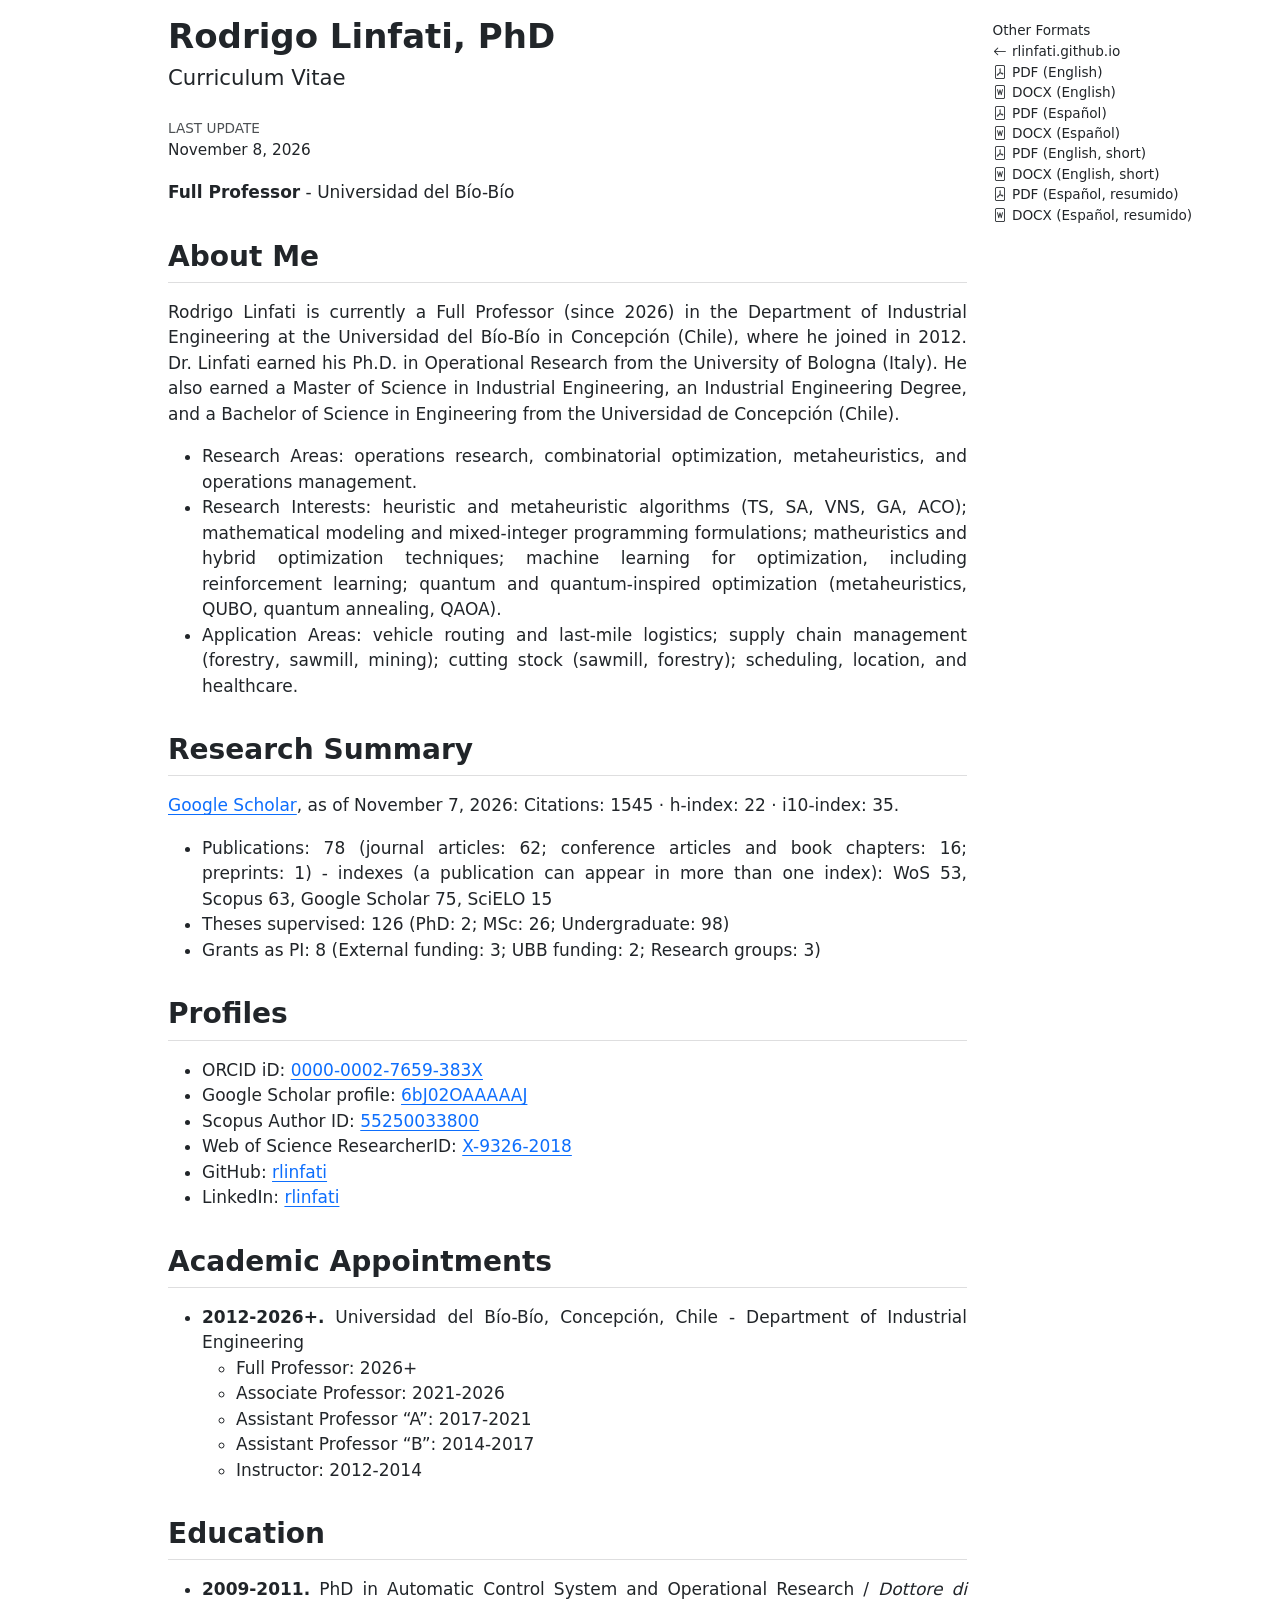
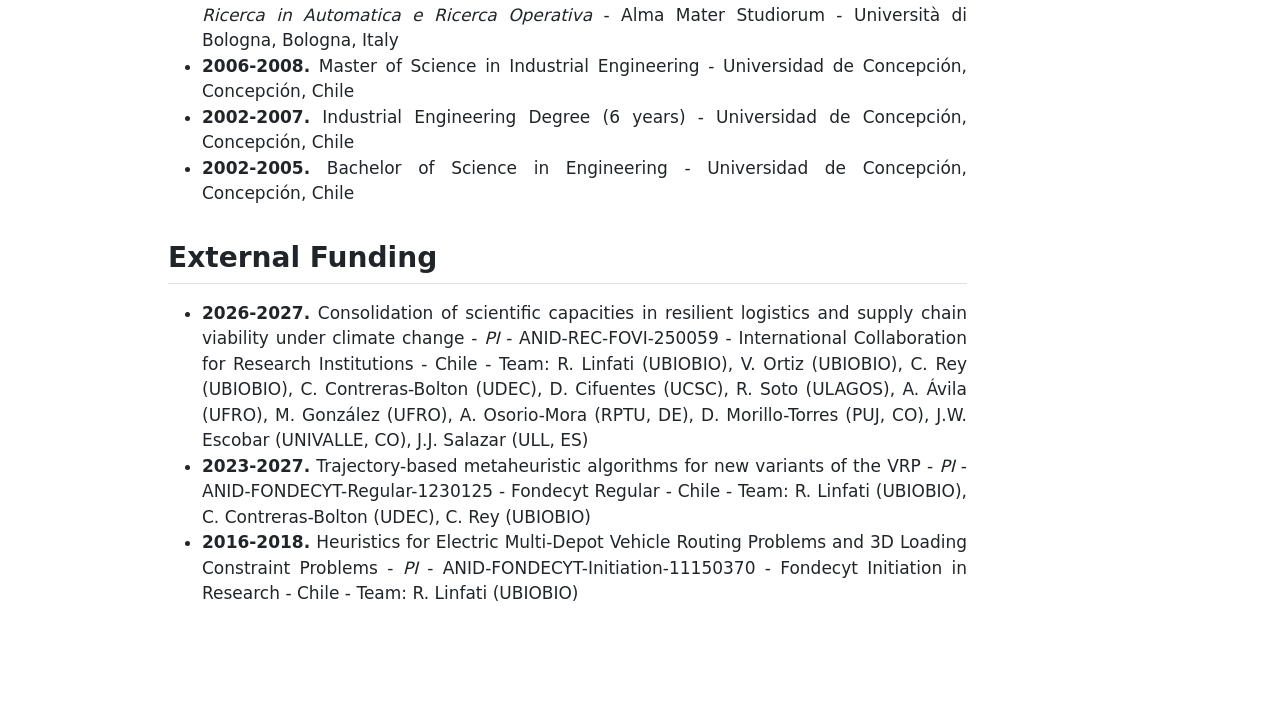
<file: index.html>
<!DOCTYPE html>
<html xmlns="http://www.w3.org/1999/xhtml" lang="en" xml:lang="en"><head>

<meta charset="utf-8">
<meta name="generator" content="quarto-1.11.9">

<meta name="viewport" content="width=device-width, initial-scale=1.0, user-scalable=yes">

<meta name="dcterms.date" content="2026-11-08">

<title>Rodrigo Linfati, PhD - Curriculum Vitae</title>
<style>
/* Default styles provided by pandoc.
** See https://pandoc.org/MANUAL.html#variables-for-html for config info.
*/
span.smallcaps{font-variant: small-caps;}
div.columns{display: flex; gap: 1.5em;}
div.column{flex: auto;}
@media screen {
div.columns{gap: min(4vw, 1.5em);}
div.column{overflow-x: auto;}
}
div.hanging-indent{margin-left: 1.5em; text-indent: -1.5em;}
ul.task-list{list-style: none;}
ul.task-list li input[type="checkbox"] {
  width: 0.8em;
  margin: 0 0.8em 0.2em -1em; /* quarto-specific, see https://github.com/quarto-dev/quarto-cli/issues/4556 */ 
  vertical-align: middle;
}
</style>


<script src="index_files/libs/clipboard/clipboard.min.js"></script>
<script src="index_files/libs/quarto-html/quarto.js" type="module"></script>
<script src="index_files/libs/quarto-html/tabsets/tabsets.js" type="module"></script>
<script src="index_files/libs/quarto-html/scrollable-regions/scrollable-regions.js" type="module"></script>
<script src="index_files/libs/quarto-html/popper.min.js"></script>
<script src="index_files/libs/quarto-html/tippy.umd.min.js"></script>
<script src="index_files/libs/quarto-html/anchor.min.js"></script>
<link href="index_files/libs/quarto-html/tippy.css" rel="stylesheet">
<link href="index_files/libs/quarto-html/quarto-syntax-highlighting-63b5708e65d6cd79cd7618c58d0c21e7.css" rel="stylesheet" id="quarto-text-highlighting-styles">
<script src="index_files/libs/bootstrap/bootstrap.min.js"></script>
<link href="index_files/libs/bootstrap/bootstrap-icons.css" rel="stylesheet">
<link href="index_files/libs/bootstrap/bootstrap-3714845666ec76c114027df8041ab5f5.min.css" rel="stylesheet" append-hash="true" id="quarto-bootstrap" data-mode="light">
<style>p, li { text-align: justify; }</style>


</head>

<body class="quarto-light"><a id="quarto-skip-link" class="visually-hidden-focusable" href="#quarto-document-content">Skip to main content</a>

<div id="quarto-content" class="page-columns page-rows-contents page-layout-article">
<div id="quarto-margin-sidebar" class="sidebar margin-sidebar">
<div class="quarto-other-links"><h2>Other Formats</h2><ul><li><a href="/"><i class="bi bi-arrow-left"></i>rlinfati.github.io</a></li><li><a href="CV-Linfati-en.pdf"><i class="bi bi-file-pdf"></i>PDF (English)</a></li><li><a href="CV-Linfati-en.docx"><i class="bi bi-file-word"></i>DOCX (English)</a></li><li><a href="CV-Linfati-es.pdf"><i class="bi bi-file-pdf"></i>PDF (Español)</a></li><li><a href="CV-Linfati-es.docx"><i class="bi bi-file-word"></i>DOCX (Español)</a></li><li><a href="CV-Linfati-short-en.pdf"><i class="bi bi-file-pdf"></i>PDF (English, short)</a></li><li><a href="CV-Linfati-short-en.docx"><i class="bi bi-file-word"></i>DOCX (English, short)</a></li><li><a href="CV-Linfati-short-es.pdf"><i class="bi bi-file-pdf"></i>PDF (Español, resumido)</a></li><li><a href="CV-Linfati-short-es.docx"><i class="bi bi-file-word"></i>DOCX (Español, resumido)</a></li></ul></div></div>
<main class="content" id="quarto-document-content" tabindex="-1">

<header id="title-block-header" class="quarto-title-block default">
<div class="quarto-title">
<h1 class="title">Rodrigo Linfati, PhD</h1>
<p class="subtitle lead">Curriculum Vitae</p>
</div>



<div class="quarto-title-meta">

    
    <div>
    <div class="quarto-title-meta-heading">Last update</div>
    <div class="quarto-title-meta-contents">
      <p class="date">November 8, 2026</p>
    </div>
  </div>
  
    
  </div>
  


</header>


<p><strong>Full Professor</strong> - Universidad del Bío-Bío</p>
<section class="level2">
<h2 class="anchored" data-anchor-id="">About Me</h2>
<p>Rodrigo Linfati is currently a Full Professor (since 2026) in the Department of Industrial Engineering at the Universidad del Bío-Bío in Concepción (Chile), where he joined in 2012. Dr.&nbsp;Linfati earned his Ph.D.&nbsp;in Operational Research from the University of Bologna (Italy). He also earned a Master of Science in Industrial Engineering, an Industrial Engineering Degree, and a Bachelor of Science in Engineering from the Universidad de Concepción (Chile).</p>
<ul>
<li>Research Areas: operations research, combinatorial optimization, metaheuristics, and operations management.</li>
<li>Research Interests: heuristic and metaheuristic algorithms (TS, SA, VNS, GA, ACO); mathematical modeling and mixed-integer programming formulations; matheuristics and hybrid optimization techniques; machine learning for optimization, including reinforcement learning; quantum and quantum-inspired optimization (metaheuristics, QUBO, quantum annealing, QAOA).</li>
<li>Application Areas: vehicle routing and last-mile logistics; supply chain management (forestry, sawmill, mining); cutting stock (sawmill, forestry); scheduling, location, and healthcare.</li>
</ul>
</section>
<section class="level2">
<h2 class="anchored" data-anchor-id="">Research Summary</h2>
<p><a href="https://scholar.google.cl/citations?user=6bJ02OAAAAAJ">Google Scholar</a>, as of November 7, 2026: Citations: 1545 · h-index: 22 · i10-index: 35.</p>
<ul>
<li>Publications: 78 (journal articles: 62; conference articles and book chapters: 16; preprints: 1) - indexes (a publication can appear in more than one index): WoS 53, Scopus 63, Google Scholar 75, SciELO 15</li>
<li>Theses supervised: 126 (PhD: 2; MSc: 26; Undergraduate: 98)</li>
<li>Grants as PI: 8 (External funding: 3; UBB funding: 2; Research groups: 3)</li>
</ul>
</section>
<section id="profiles" class="level2">
<h2 class="anchored" data-anchor-id="profiles">Profiles</h2>
<ul>
<li>ORCID iD: <a href="https://orcid.org/0000-0002-7659-383X">0000-0002-7659-383X</a></li>
<li>Google Scholar profile: <a href="https://scholar.google.cl/citations?user=6bJ02OAAAAAJ">6bJ02OAAAAAJ</a></li>
<li>Scopus Author ID: <a href="https://www.scopus.com/authid/detail.uri?authorId=55250033800">55250033800</a></li>
<li>Web of Science ResearcherID: <a href="https://www.webofscience.com/wos/author/rid/X-9326-2018">X-9326-2018</a></li>
<li>GitHub: <a href="https://github.com/rlinfati/">rlinfati</a></li>
<li>LinkedIn: <a href="https://www.linkedin.com/in/rlinfati/">rlinfati</a></li>
</ul>
</section>
<section id="academic-appointments" class="level2">
<h2 class="anchored" data-anchor-id="academic-appointments">Academic Appointments</h2>
<ul>
<li><strong>2012-2026+.</strong> Universidad del Bío-Bío, Concepción, Chile - Department of Industrial Engineering
<ul>
<li>Full Professor: 2026+</li>
<li>Associate Professor: 2021-2026</li>
<li>Assistant Professor “A”: 2017-2021</li>
<li>Assistant Professor “B”: 2014-2017</li>
<li>Instructor: 2012-2014</li>
</ul></li>
</ul>
</section>
<section id="education" class="level2">
<h2 class="anchored" data-anchor-id="education">Education</h2>
<ul>
<li><strong>2009-2011.</strong> PhD in Automatic Control System and Operational Research / <em>Dottore di Ricerca in Automatica e Ricerca Operativa</em> - Alma Mater Studiorum - Università di Bologna, Bologna, Italy</li>
<li><strong>2006-2008.</strong> Master of Science in Industrial Engineering - Universidad de Concepción, Concepción, Chile</li>
<li><strong>2002-2007.</strong> Industrial Engineering Degree (6 years) - Universidad de Concepción, Concepción, Chile</li>
<li><strong>2002-2005.</strong> Bachelor of Science in Engineering - Universidad de Concepción, Concepción, Chile</li>
</ul>
</section>
<section id="external-funding" class="level2">
<h2 class="anchored" data-anchor-id="external-funding">External Funding</h2>
<ul>
<li><strong>2026-2027.</strong> Consolidation of scientific capacities in resilient logistics and supply chain viability under climate change - <em>PI</em> - ANID-REC-FOVI-250059 - International Collaboration for Research Institutions - Chile - Team: R. Linfati (UBIOBIO), V. Ortiz (UBIOBIO), C. Rey (UBIOBIO), C. Contreras-Bolton (UDEC), D. Cifuentes (UCSC), R. Soto (ULAGOS), A. Ávila (UFRO), M. González (UFRO), A. Osorio-Mora (RPTU, DE), D. Morillo-Torres (PUJ, CO), J.W. Escobar (UNIVALLE, CO), J.J. Salazar (ULL, ES)</li>
<li><strong>2023-2027.</strong> Trajectory-based metaheuristic algorithms for new variants of the VRP - <em>PI</em> - ANID-FONDECYT-Regular-1230125 - Fondecyt Regular - Chile - Team: R. Linfati (UBIOBIO), C. Contreras-Bolton (UDEC), C. Rey (UBIOBIO)</li>
<li><strong>2016-2018.</strong> Heuristics for Electric Multi-Depot Vehicle Routing Problems and 3D Loading Constraint Problems - <em>PI</em> - ANID-FONDECYT-Initiation-11150370 - Fondecyt Initiation in Research - Chile - Team: R. Linfati (UBIOBIO)</li>
</ul>
</section>

</main>
<!-- /main column -->
<script id="quarto-html-after-body" type="application/javascript">
  window.document.addEventListener("DOMContentLoaded", function (event) {
    const icon = "";
    const anchorJS = new window.AnchorJS();
    anchorJS.options = {
      placement: 'right',
      icon: icon
    };
    anchorJS.add('.anchored');
    const isCodeAnnotation = (el) => {
      for (const clz of el.classList) {
        if (clz.startsWith('code-annotation-')) {                     
          return true;
        }
      }
      return false;
    }
    const onCopySuccess = function(e) {
      // button target
      const button = e.trigger;
      // don't keep focus
      button.blur();
      // flash "checked"
      button.classList.add('code-copy-button-checked');
      var currentTitle = button.getAttribute("title");
      button.setAttribute("title", "Copied!");
      let tooltip;
      if (window.bootstrap) {
        button.setAttribute("data-bs-toggle", "tooltip");
        button.setAttribute("data-bs-placement", "left");
        button.setAttribute("data-bs-title", "Copied!");
        tooltip = new bootstrap.Tooltip(button, 
          { trigger: "manual", 
            customClass: "code-copy-button-tooltip",
            offset: [0, -8]});
        tooltip.show();    
      }
      setTimeout(function() {
        if (tooltip) {
          tooltip.hide();
          button.removeAttribute("data-bs-title");
          button.removeAttribute("data-bs-toggle");
          button.removeAttribute("data-bs-placement");
        }
        button.setAttribute("title", currentTitle);
        button.classList.remove('code-copy-button-checked');
      }, 1000);
      // clear code selection
      e.clearSelection();
    }
    const getTextToCopy = function(trigger) {
      const outerScaffold = trigger.parentElement.cloneNode(true);
      const codeEl = outerScaffold.querySelector('code');
      for (const childEl of codeEl.children) {
        if (isCodeAnnotation(childEl)) {
          childEl.remove();
        }
      }
      return codeEl.innerText;
    }
    const clipboard = new window.ClipboardJS('.code-copy-button:not([data-in-quarto-modal])', {
      text: getTextToCopy
    });
    clipboard.on('success', onCopySuccess);
    if (window.document.getElementById('quarto-embedded-source-code-modal')) {
      const clipboardModal = new window.ClipboardJS('.code-copy-button[data-in-quarto-modal]', {
        text: getTextToCopy,
        container: window.document.getElementById('quarto-embedded-source-code-modal')
      });
      clipboardModal.on('success', onCopySuccess);
    }
      var localhostRegex = new RegExp(/^(?:http|https):\/\/localhost\:?[0-9]*\//);
      var mailtoRegex = new RegExp(/^mailto:/);
        var filterRegex = new RegExp('/' + window.location.host + '/');
      var isInternal = (href) => {
          return filterRegex.test(href) || localhostRegex.test(href) || mailtoRegex.test(href);
      }
      // Inspect non-navigation links and adorn them if external
      window.quartoDecorateExternalLinks = function (root) {
     var links = (root || window.document).querySelectorAll('a[href]:not(.nav-link):not(.navbar-brand):not(.toc-action):not(.sidebar-link):not(.sidebar-item-toggle):not(.pagination-link):not(.no-external):not([aria-hidden]):not(.dropdown-item):not(.quarto-navigation-tool):not(.about-link)');
      for (var i=0; i<links.length; i++) {
        const link = links[i];
        if (!isInternal(link.href)) {
          // undo the damage that might have been done by quarto-nav.js in the case of
          // links that we want to consider external
          if (link.dataset.originalHref !== undefined) {
            link.href = link.dataset.originalHref;
          }
          if (!link.classList.contains('no-external-icon')) {
          }
        }
      }
      };
      window.quartoDecorateExternalLinks(window.document);
    // Esc closes the popup (WCAG 1.4.13) and focus leaving both trigger and
    // popup closes it (WCAG 2.4.11); tippy handles neither for interactive popups.
    const hideOnEscAndFocusOut = {
      name: 'hideOnEscAndFocusOut',
      defaultValue: true,
      fn(instance) {
        const dismiss = () => {
          // A show scheduled by the trigger delay would otherwise reopen it
          instance.clearDelayTimeouts();
          instance.hide();
        };
        const onKeyDown = (event) => {
          if (event.key !== 'Escape') {
            return;
          }
          // Keep Esc from also reaching page handlers (e.g. reveal.js overview),
          // except an open reveal.js slide menu, which Esc should close too.
          // The menu handles keys only when its keyboard option is on.
          const menuHandlesEsc = window.Reveal?.getPlugin?.('menu')?.isOpen() &&
            window.Reveal.getConfig().menu?.keyboard !== false;
          if (!menuHandlesEsc) {
            event.stopPropagation();
          }
          if (instance.popper.contains(window.document.activeElement)) {
            // Disabled while refocusing so the focus trigger does not reopen it
            instance.disable();
            instance.reference.focus();
            instance.enable();
          }
          dismiss();
        };
        const onFocusOut = (event) => {
          const target = event.relatedTarget;
          if (target && !instance.reference.contains(target) &&
              !instance.popper.contains(target)) {
            dismiss();
          }
        };
        // On the trigger too: a click trigger (code-annotations: select) has no
        // blur handling. Attached for the instance's lifetime so leaving the
        // trigger also cancels a show still pending on the trigger delay.
        instance.reference.addEventListener('focusout', onFocusOut);
        return {
          onShow() {
            window.document.addEventListener('keydown', onKeyDown, true);
            instance.popper.addEventListener('focusout', onFocusOut);
          },
          onHide() {
            window.document.removeEventListener('keydown', onKeyDown, true);
            instance.popper.removeEventListener('focusout', onFocusOut);
          },
          onDestroy() {
            instance.reference.removeEventListener('focusout', onFocusOut);
          },
        };
      },
    };
    function tippyHover(el, contentFn, onTriggerFn, onUntriggerFn) {
      const config = {
        allowHTML: true,
        maxWidth: 500,
        delay: 100,
        arrow: false,
        appendTo: function(el) {
            return el.parentElement;
        },
        interactive: true,
        interactiveBorder: 10,
        theme: 'quarto',
        placement: 'bottom-start',
        plugins: [hideOnEscAndFocusOut],
      };
      if (contentFn) {
        config.content = contentFn;
      }
      if (onTriggerFn) {
        config.onTrigger = onTriggerFn;
      }
      if (onUntriggerFn) {
        config.onUntrigger = onUntriggerFn;
      }
      window.tippy(el, config); 
    }
    const noterefs = window.document.querySelectorAll('a[role="doc-noteref"]');
    for (var i=0; i<noterefs.length; i++) {
      const ref = noterefs[i];
      tippyHover(ref, function() {
        // use id or data attribute instead here
        let href = ref.getAttribute('data-footnote-href') || ref.getAttribute('href');
        try { href = new URL(href).hash; } catch {}
        const id = href.replace(/^#\/?/, "");
        const note = window.document.getElementById(id);
        if (note) {
          return note.innerHTML;
        } else {
          return "";
        }
      });
    }
    const xrefs = window.document.querySelectorAll('a.quarto-xref');
    const processXRef = (id, note) => {
      // Strip column container classes
      const stripColumnClz = (el) => {
        el.classList.remove("page-full", "page-columns");
        if (el.children) {
          for (const child of el.children) {
            stripColumnClz(child);
          }
        }
      }
      stripColumnClz(note)
      if (id === null || id.startsWith('sec-')) {
        // Special case sections, only their first couple elements
        const container = document.createElement("div");
        if (note.children && note.children.length > 2) {
          container.appendChild(note.children[0].cloneNode(true));
          for (let i = 1; i < note.children.length; i++) {
            const child = note.children[i];
            if (child.tagName === "P" && child.innerText === "") {
              continue;
            } else {
              container.appendChild(child.cloneNode(true));
              break;
            }
          }
          if (window.Quarto?.typesetMath) {
            window.Quarto.typesetMath(container);
          }
          return container.innerHTML
        } else {
          if (window.Quarto?.typesetMath) {
            window.Quarto.typesetMath(note);
          }
          return note.innerHTML;
        }
      } else {
        // Remove any anchor links if they are present
        const anchorLink = note.querySelector('a.anchorjs-link');
        if (anchorLink) {
          anchorLink.remove();
        }
        if (window.Quarto?.typesetMath) {
          window.Quarto.typesetMath(note);
        }
        if (note.classList.contains("callout")) {
          return note.outerHTML;
        } else {
          return note.innerHTML;
        }
      }
    }
    for (var i=0; i<xrefs.length; i++) {
      const xref = xrefs[i];
      tippyHover(xref, undefined, function(instance) {
        instance.disable();
        let url = xref.getAttribute('href');
        let hash = undefined; 
        if (url.startsWith('#')) {
          hash = url;
        } else {
          try { hash = new URL(url).hash; } catch {}
        }
        if (hash) {
          const id = hash.replace(/^#\/?/, "");
          const note = window.document.getElementById(id);
          if (note !== null) {
            try {
              const html = processXRef(id, note.cloneNode(true));
              instance.setContent(html);
            } finally {
              instance.enable();
              instance.show();
            }
          } else {
            // See if we can fetch this
            fetch(url.split('#')[0])
            .then(res => res.text())
            .then(html => {
              const parser = new DOMParser();
              const htmlDoc = parser.parseFromString(html, "text/html");
              const note = htmlDoc.getElementById(id);
              if (note !== null) {
                const html = processXRef(id, note);
                instance.setContent(html);
              } 
            }).finally(() => {
              instance.enable();
              instance.show();
            });
          }
        } else {
          // See if we can fetch a full url (with no hash to target)
          // This is a special case and we should probably do some content thinning / targeting
          fetch(url)
          .then(res => res.text())
          .then(html => {
            const parser = new DOMParser();
            const htmlDoc = parser.parseFromString(html, "text/html");
            const note = htmlDoc.querySelector('main.content');
            if (note !== null) {
              // This should only happen for chapter cross references
              // (since there is no id in the URL)
              // remove the first header
              if (note.children.length > 0 && note.children[0].tagName === "HEADER") {
                note.children[0].remove();
              }
              const html = processXRef(null, note);
              instance.setContent(html);
            } 
          }).finally(() => {
            instance.enable();
            instance.show();
          });
        }
      }, function(instance) {
      });
    }
        let selectedAnnoteEl;
        const selectorForAnnotation = ( cell, annotation) => {
          let cellAttr = 'data-code-cell="' + cell + '"';
          let lineAttr = 'data-code-annotation="' +  annotation + '"';
          const selector = 'span[' + cellAttr + '][' + lineAttr + ']';
          return selector;
        }
        const selectCodeLines = (annoteEl) => {
          const doc = window.document;
          const targetCell = annoteEl.getAttribute("data-target-cell");
          const targetAnnotation = annoteEl.getAttribute("data-target-annotation");
          const annoteSpan = window.document.querySelector(selectorForAnnotation(targetCell, targetAnnotation));
          const lines = annoteSpan.getAttribute("data-code-lines").split(",");
          const lineIds = lines.map((line) => {
            return targetCell + "-" + line;
          })
          // Each band is positioned against its own containing block, which is
          // not the offsetParent of the lines, so place it from client rects.
          const placeBand = (band, firstEl, lastEl, codeBlock) => {
            const container = band.offsetParent;
            if (container === null) {
              return;
            }
            const containerRect = container.getBoundingClientRect();
            // Reveal.js scales slides with a transform, so convert client
            // pixels back to the CSS pixels of the container.
            const scale = containerRect.height / container.offsetHeight || 1;
            const firstRect = firstEl.getBoundingClientRect();
            const lastRect = lastEl.getBoundingClientRect();
            const top = (firstRect.top - containerRect.top) / scale - container.clientTop + container.scrollTop;
            const height = (lastRect.bottom - firstRect.top) / scale;
            band.style.top = top - 2 + "px";
            band.style.height = height + 4 + "px";
            if (codeBlock) {
              // Without the copy button wrapper, the containing block is wider
              // than the code block, so span the code block explicitly.
              const blockRect = codeBlock.getBoundingClientRect();
              band.style.left = (blockRect.left - containerRect.left) / scale - container.clientLeft + container.scrollLeft + "px";
              band.style.width = blockRect.width / scale + "px";
            }
          };
          if (lineIds.length > 0) {
            const el = window.document.getElementById(lineIds[0]);
            const lastEl = window.document.getElementById(lineIds[lineIds.length - 1]);
            const parent = el.parentElement.parentElement;
            // cook up a div (if necessary) and position it
            let div = window.document.getElementById("code-annotation-line-highlight");
            if (div === null) {
              div = window.document.createElement("div");
              div.setAttribute("id", "code-annotation-line-highlight");
              div.style.position = 'absolute';
              parent.appendChild(div);
            }
            placeBand(div, el, lastEl, parent.closest("div.sourceCode") || parent);
            let gutterDiv = window.document.getElementById("code-annotation-line-highlight-gutter");
            if (gutterDiv === null) {
              gutterDiv = window.document.createElement("div");
              gutterDiv.setAttribute("id", "code-annotation-line-highlight-gutter");
              gutterDiv.style.position = 'absolute';
              const codeCell = window.document.getElementById(targetCell);
              const gutter = codeCell.querySelector('.code-annotation-gutter');
              gutter.appendChild(gutterDiv);
            }
            placeBand(gutterDiv, el, lastEl);
            selectedAnnoteEl = annoteEl;
          }
        };
        const unselectCodeLines = () => {
          const elementsIds = ["code-annotation-line-highlight", "code-annotation-line-highlight-gutter"];
          elementsIds.forEach((elId) => {
            const div = window.document.getElementById(elId);
            if (div) {
              div.remove();
            }
          });
          selectedAnnoteEl = undefined;
        };
          // Handle positioning of the toggle
      window.addEventListener(
        "resize",
        throttle(() => {
          elRect = undefined;
          if (selectedAnnoteEl) {
            selectCodeLines(selectedAnnoteEl);
          }
        }, 10)
      );
      function throttle(fn, ms) {
      let throttle = false;
      let timer;
        return (...args) => {
          if(!throttle) { // first call gets through
              fn.apply(this, args);
              throttle = true;
          } else { // all the others get throttled
              if(timer) clearTimeout(timer); // cancel #2
              timer = setTimeout(() => {
                fn.apply(this, args);
                timer = throttle = false;
              }, ms);
          }
        };
      }
        // Attach click handler to the DT
        const annoteDls = window.document.querySelectorAll('dt[data-target-cell]');
        for (const annoteDlNode of annoteDls) {
          annoteDlNode.addEventListener('click', (event) => {
            const clickedEl = event.target;
            if (clickedEl !== selectedAnnoteEl) {
              unselectCodeLines();
              const activeEl = window.document.querySelector('dt[data-target-cell].code-annotation-active');
              if (activeEl) {
                activeEl.classList.remove('code-annotation-active');
              }
              selectCodeLines(clickedEl);
              clickedEl.classList.add('code-annotation-active');
            } else {
              // Unselect the line
              unselectCodeLines();
              clickedEl.classList.remove('code-annotation-active');
            }
          });
        }
    const findCites = (el) => {
      const parentEl = el.parentElement;
      if (parentEl) {
        const cites = parentEl.dataset.cites;
        if (cites) {
          return {
            el,
            cites: cites.split(' ')
          };
        } else {
          return findCites(el.parentElement)
        }
      } else {
        return undefined;
      }
    };
    var bibliorefs = window.document.querySelectorAll('a[role="doc-biblioref"]');
    for (var i=0; i<bibliorefs.length; i++) {
      const ref = bibliorefs[i];
      const citeInfo = findCites(ref);
      if (citeInfo) {
        tippyHover(citeInfo.el, function() {
          var popup = window.document.createElement('div');
          citeInfo.cites.forEach(function(cite) {
            var citeDiv = window.document.createElement('div');
            citeDiv.classList.add('hanging-indent');
            citeDiv.classList.add('csl-entry');
            var biblioDiv = window.document.getElementById('ref-' + cite);
            if (biblioDiv) {
              citeDiv.innerHTML = biblioDiv.innerHTML;
            }
            popup.appendChild(citeDiv);
          });
          return popup.innerHTML;
        });
      }
    }
  });
  </script>
  <script type="application/javascript">
  window.quartoScrollableRegionsLabels = {"code":"Scrollable code","output":"Scrollable output"};
  </script>
</div> <!-- /content -->




</body></html>
</file>
<file: index_files/libs/quarto-html/tippy.css>
.tippy-box[data-animation=fade][data-state=hidden]{opacity:0}[data-tippy-root]{max-width:calc(100vw - 10px)}.tippy-box{position:relative;background-color:#333;color:#fff;border-radius:4px;font-size:14px;line-height:1.4;white-space:normal;outline:0;transition-property:transform,visibility,opacity}.tippy-box[data-placement^=top]>.tippy-arrow{bottom:0}.tippy-box[data-placement^=top]>.tippy-arrow:before{bottom:-7px;left:0;border-width:8px 8px 0;border-top-color:initial;transform-origin:center top}.tippy-box[data-placement^=bottom]>.tippy-arrow{top:0}.tippy-box[data-placement^=bottom]>.tippy-arrow:before{top:-7px;left:0;border-width:0 8px 8px;border-bottom-color:initial;transform-origin:center bottom}.tippy-box[data-placement^=left]>.tippy-arrow{right:0}.tippy-box[data-placement^=left]>.tippy-arrow:before{border-width:8px 0 8px 8px;border-left-color:initial;right:-7px;transform-origin:center left}.tippy-box[data-placement^=right]>.tippy-arrow{left:0}.tippy-box[data-placement^=right]>.tippy-arrow:before{left:-7px;border-width:8px 8px 8px 0;border-right-color:initial;transform-origin:center right}.tippy-box[data-inertia][data-state=visible]{transition-timing-function:cubic-bezier(.54,1.5,.38,1.11)}.tippy-arrow{width:16px;height:16px;color:#333}.tippy-arrow:before{content:"";position:absolute;border-color:transparent;border-style:solid}.tippy-content{position:relative;padding:5px 9px;z-index:1}
</file>
<file: index_files/libs/quarto-html/quarto-syntax-highlighting-63b5708e65d6cd79cd7618c58d0c21e7.css>
/* quarto syntax highlight colors */
:root {
  --quarto-hl-ot-color: #003B4F;
  --quarto-hl-at-color: #657422;
  --quarto-hl-ss-color: #20794D;
  --quarto-hl-an-color: #5E5E5E;
  --quarto-hl-fu-color: #4758AB;
  --quarto-hl-st-color: #20794D;
  --quarto-hl-cf-color: #003B4F;
  --quarto-hl-op-color: #5E5E5E;
  --quarto-hl-er-color: #AD0000;
  --quarto-hl-bn-color: #AD0000;
  --quarto-hl-al-color: #AD0000;
  --quarto-hl-va-color: #111111;
  --quarto-hl-bu-color: inherit;
  --quarto-hl-ex-color: inherit;
  --quarto-hl-pp-color: #AD0000;
  --quarto-hl-in-color: #5E5E5E;
  --quarto-hl-vs-color: #20794D;
  --quarto-hl-wa-color: #5E5E5E;
  --quarto-hl-do-color: #5E5E5E;
  --quarto-hl-im-color: #00769E;
  --quarto-hl-ch-color: #20794D;
  --quarto-hl-dt-color: #AD0000;
  --quarto-hl-fl-color: #AD0000;
  --quarto-hl-co-color: #5E5E5E;
  --quarto-hl-cv-color: #5E5E5E;
  --quarto-hl-cn-color: #8f5902;
  --quarto-hl-sc-color: #5E5E5E;
  --quarto-hl-dv-color: #AD0000;
  --quarto-hl-kw-color: #003B4F;
}

/* other quarto variables */
:root {
  --quarto-font-monospace: SFMono-Regular, Menlo, Monaco, Consolas, "Liberation Mono", "Courier New", monospace;
}

/* syntax highlight based on Pandoc's rules */
pre > code.sourceCode > span {
  color: #003B4F;
}

code.sourceCode > span {
  color: #003B4F;
}

div.sourceCode,
div.sourceCode pre.sourceCode {
  color: #003B4F;
}

/* Normal */
code span {
  color: #003B4F;
}

/* Alert */
code span.al {
  color: #AD0000;
  font-style: inherit;
}

/* Annotation */
code span.an {
  color: #5E5E5E;
  font-style: inherit;
}

/* Attribute */
code span.at {
  color: #657422;
  font-style: inherit;
}

/* BaseN */
code span.bn {
  color: #AD0000;
  font-style: inherit;
}

/* BuiltIn */
code span.bu {
  font-style: inherit;
}

/* ControlFlow */
code span.cf {
  color: #003B4F;
  font-weight: bold;
  font-style: inherit;
}

/* Char */
code span.ch {
  color: #20794D;
  font-style: inherit;
}

/* Constant */
code span.cn {
  color: #8f5902;
  font-style: inherit;
}

/* Comment */
code span.co {
  color: #5E5E5E;
  font-style: inherit;
}

/* CommentVar */
code span.cv {
  color: #5E5E5E;
  font-style: italic;
}

/* Documentation */
code span.do {
  color: #5E5E5E;
  font-style: italic;
}

/* DataType */
code span.dt {
  color: #AD0000;
  font-style: inherit;
}

/* DecVal */
code span.dv {
  color: #AD0000;
  font-style: inherit;
}

/* Error */
code span.er {
  color: #AD0000;
  font-style: inherit;
}

/* Extension */
code span.ex {
  font-style: inherit;
}

/* Float */
code span.fl {
  color: #AD0000;
  font-style: inherit;
}

/* Function */
code span.fu {
  color: #4758AB;
  font-style: inherit;
}

/* Import */
code span.im {
  color: #00769E;
  font-style: inherit;
}

/* Information */
code span.in {
  color: #5E5E5E;
  font-style: inherit;
}

/* Keyword */
code span.kw {
  color: #003B4F;
  font-weight: bold;
  font-style: inherit;
}

/* Operator */
code span.op {
  color: #5E5E5E;
  font-style: inherit;
}

/* Other */
code span.ot {
  color: #003B4F;
  font-style: inherit;
}

/* Preprocessor */
code span.pp {
  color: #AD0000;
  font-style: inherit;
}

/* SpecialChar */
code span.sc {
  color: #5E5E5E;
  font-style: inherit;
}

/* SpecialString */
code span.ss {
  color: #20794D;
  font-style: inherit;
}

/* String */
code span.st {
  color: #20794D;
  font-style: inherit;
}

/* Variable */
code span.va {
  color: #111111;
  font-style: inherit;
}

/* VerbatimString */
code span.vs {
  color: #20794D;
  font-style: inherit;
}

/* Warning */
code span.wa {
  color: #5E5E5E;
  font-style: italic;
}

.prevent-inlining {
  content: "</";
}

/*# sourceMappingURL=054cc16b9e9817627be6994582d2ffb5.css.map */
</file>
